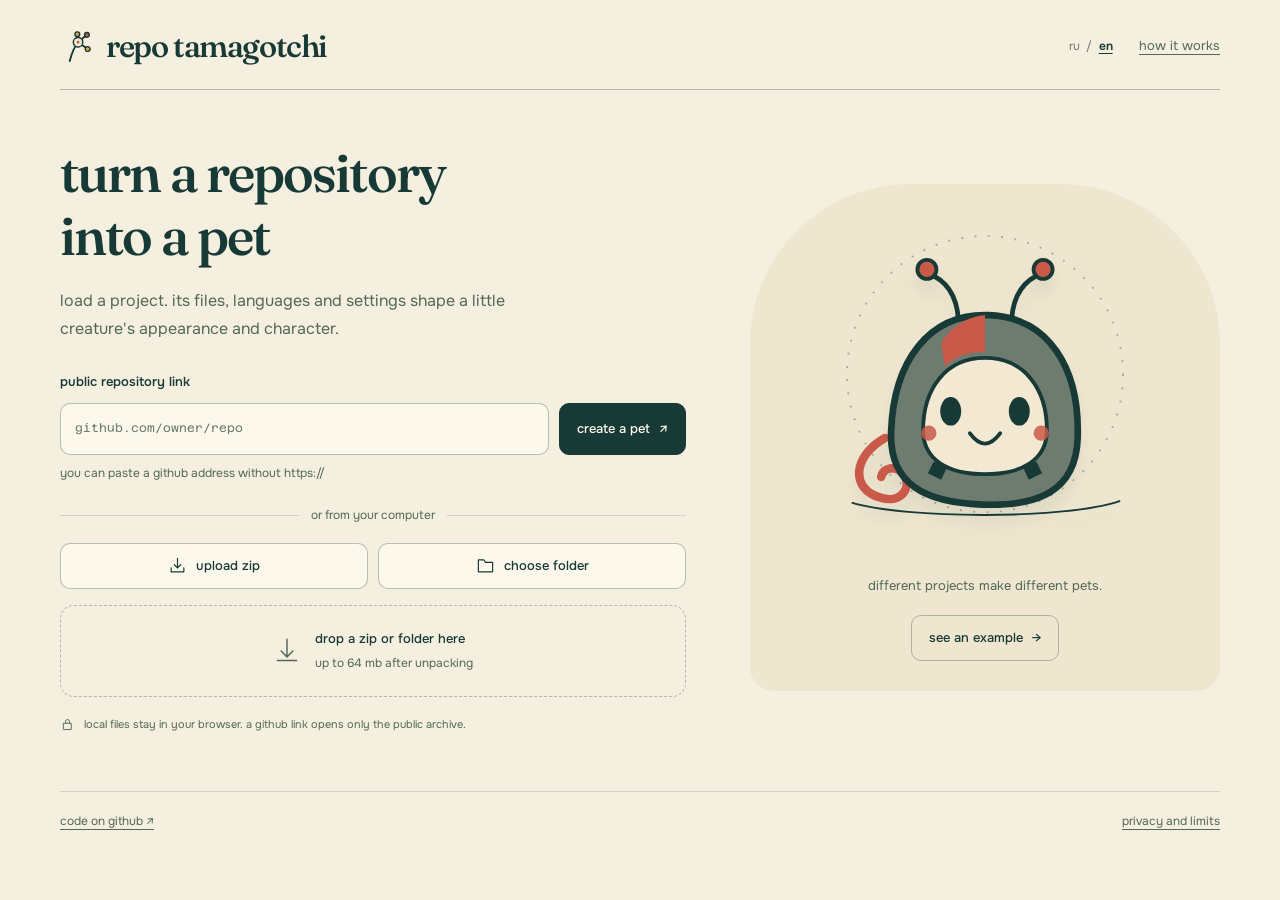
<file: index.html>
<!doctype html>
<html lang="en">
<head>
  <meta charset="utf-8">
  <meta name="viewport" content="width=device-width, initial-scale=1">
  <meta name="description" content="see your repository&#x27;s structure as a small pet with a character of its own." data-i18n-content="s1">
  <meta name="theme-color" content="#f5efdf">
  <meta property="og:title" content="repo tamagotchi: a pet from your project" data-i18n-content="s2">
  <meta property="og:description" content="load a repository and meet its pet. everything runs in your browser." data-i18n-content="s3">
  <meta property="og:image" content="https://chebaturkin.github.io/repo-tamagotchi/docs/screenshots/en/start.png">
  <meta property="og:locale" content="en_US">
  <meta property="og:type" content="website">
  <title data-i18n="s2">repo tamagotchi: a pet from your project</title>
  <link rel="stylesheet" href="styles.css">
  <script src="i18n.js"></script>
</head>
<body>
  <a class="skip-link" href="#main-content" data-i18n="s4">к содержимому</a>
  <main id="main-content" class="site-shell" tabindex="-1">
    <header class="masthead">
      <a class="brand" href="./" aria-label="repo tamagotchi, на главную" data-i18n-aria-label="s5">
        <svg class="brand__icon" viewBox="0 0 76 76" aria-hidden="true">
          <path d="M18 66C24 49 30 37 39 28M39 28V11M39 28 59 14M39 28 58 44" fill="none" stroke="#183A37" stroke-width="4" stroke-linecap="round" stroke-linejoin="round"/>
          <circle cx="39" cy="28" r="10" fill="#F3E8D2" stroke="#183A37" stroke-width="3"/>
          <circle cx="39" cy="28" r="3" fill="#C95A4A"/>
          <circle cx="39" cy="11" r="5" fill="#E4A84A" stroke="#183A37" stroke-width="3"/>
          <circle cx="59" cy="14" r="5" fill="#C95A4A" stroke="#183A37" stroke-width="3"/>
          <circle cx="58" cy="44" r="5" fill="#E4A84A" stroke="#183A37" stroke-width="3"/>
        </svg>
        <span class="brand__wordmark">repo tamagotchi</span>
      </a>
<div class="masthead__links"><div class="locale-switch" role="group" aria-label="language"><button type="button" data-locale="ru" lang="ru" aria-label="русский" aria-pressed="false">ru</button><span aria-hidden="true">/</span><button type="button" data-locale="en" lang="en" aria-label="english" aria-pressed="false">en</button></div>
      <a class="masthead__help" href="https://github.com/chebaturkin/repo-tamagotchi#how-character-is-calculated" data-i18n-href="link.character" data-i18n="s6">как это устроено</a></div>
    </header>

    <div id="intro-layout" class="intro-layout">
      <section id="source-panel" class="source-panel" aria-labelledby="source-title">
        <div class="source-panel__head">
          <div>
            <h1 id="source-title" tabindex="-1" data-i18n="s7">превратите репозиторий в питомца</h1>
            <p class="source-panel__intro" data-i18n="s8">загрузите проект. его файлы, языки и настройки определят внешность и характер маленького существа.</p>
          </div>
        </div>
        <form id="source-form" novalidate class="source-form" aria-busy="false">
          <label class="field-label" for="repo-url" data-i18n="s9">ссылка на публичный репозиторий</label>
          <div class="source-form__row">
            <input id="repo-url" name="repo-url" type="text" inputmode="url" placeholder="github.com/owner/repo" autocomplete="off" spellcheck="false" required aria-describedby="repo-help">
            <button class="button button--primary" type="submit"><span data-i18n="s10">создать питомца</span> <span aria-hidden="true">↗</span></button>
          </div>
          <p id="repo-help" class="field-help" data-i18n="s11">адрес github можно вставить без https://</p>
          <div class="source-form__divider"><span data-i18n="s12">или с компьютера</span></div>
          <div class="source-form__row source-form__local-row" role="group" aria-label="локальные источники" data-i18n-aria-label="s13">
            <button id="choose-zip" class="button button--outline" type="button"><svg viewBox="0 0 24 24" aria-hidden="true"><path d="M12 3v12m-4-4 4 4 4-4M4 15v5h16v-5"/></svg><span data-i18n="s14">загрузить zip</span></button>
            <button id="choose-folder" class="button button--outline" type="button"><svg viewBox="0 0 24 24" aria-hidden="true"><path d="M3 7V5h7l2 3h9v12H3V7Z"/></svg><span data-i18n="s15">выбрать папку</span></button>
          </div>
          <input id="folder-input" type="file" webkitdirectory directory multiple hidden>
          <input id="file-input" type="file" accept=".zip,application/zip" hidden>
          <button class="dropzone" id="dropzone" type="button" aria-controls="file-input">
            <svg class="dropzone__icon" viewBox="0 0 38 38" aria-hidden="true"><path d="M19 3v23M11 19l8 8 8-8M6 32h26" fill="none" stroke="currentColor" stroke-width="2" stroke-linecap="round" stroke-linejoin="round"/></svg>
            <span><strong data-i18n="s16">перетащите zip или папку сюда</strong><small data-i18n="s17">до 64 мб после распаковки</small></span>
          </button>
        </form>
        <p class="privacy-note"><svg viewBox="0 0 24 24" aria-hidden="true"><path d="M6 10h12v10H6Zm3 0V7a3 3 0 0 1 6 0v3"/></svg><span data-i18n="s18">локальные файлы остаются в браузере. ссылка на github открывает только публичный архив.</span></p>
        <section id="empty-state" class="empty-state" aria-label="пример питомца" data-i18n-aria-label="s19">
          <div id="preview-stage" class="preview-stage" aria-hidden="true"></div>
          <div class="preview-caption">
            <p data-i18n="s20">разные проекты дают разных питомцев.</p>
            <button id="try-example" class="button button--outline" type="button"><span data-i18n="s21">посмотреть пример</span> <span aria-hidden="true">→</span></button>
          </div>
        </section>
      </section>
    </div>

    <section id="error-state" class="error-state panel" hidden role="alert" aria-live="assertive" aria-labelledby="error-title">
      <div class="error-state__badge">!</div>
      <div>
        <h2 id="error-title" tabindex="-1" data-i18n="s22">не получилось прочитать источник</h2>
        <p id="error-message"></p>
        <div class="error-state__actions">
          <button id="error-zip" class="button button--primary" type="button" data-i18n="s23">загрузить другой zip</button>
          <button id="error-reset" class="button button--text" type="button" data-i18n="s24">начать сначала</button>
        </div>
      </div>
    </section>

    <section id="journal" hidden aria-labelledby="journal-title">
      <div class="journal-meta">
        <h2 tabindex="-1" data-i18n="s25">ваш питомец</h2>
        <p class="journal-meta__source" id="journal-source"></p>
        <p class="journal-meta__date" id="journal-date"></p>
      </div>

      <div class="journal-grid">
        <article class="pet-panel panel">
          <div class="pet-stage" id="pet-stage" aria-label="питомец по сигналам репозитория" data-i18n-aria-label="s26">
            <svg id="pet-svg" viewBox="0 0 420 360" role="img" aria-labelledby="pet-title pet-desc" xmlns="http://www.w3.org/2000/svg">
              <title id="pet-title" data-i18n="s27">питомец из структуры репозитория</title>
              <desc id="pet-desc" data-i18n="s28">векторная фигурка, которая меняется вместе с сигналами структуры</desc>
              <path class="pet-ground" d="M70 300c55 17 225 18 282-2" fill="none" stroke="currentColor" stroke-width="2"/>
              <g id="pet-aura" fill="none" stroke="currentColor" stroke-width="2" opacity=".25"><circle cx="210" cy="165" r="145" stroke-dasharray="2 12"/></g>
              <g id="pet-body">
                <path id="pet-tail" d="M105 232c-34 19-37 54-4 63 22 6 33-12 23-25-8-10-21-7-23 3" fill="none" stroke="currentColor" stroke-width="9" stroke-linecap="round"/>
                <path id="pet-shell" d="M112 229c0-74 35-126 98-126s98 52 98 126c0 55-38 73-98 73s-98-18-98-73Z" fill="#E4A84A" stroke="#183A37" stroke-width="7"/>
                <path id="pet-belly" d="M145 224c0-44 24-76 65-76s65 32 65 76c0 31-26 46-65 46s-65-15-65-46Z" fill="#F3E8D2" stroke="#183A37" stroke-width="4"/>
                <path id="pet-marking" d="M164 132c11-17 27-27 46-29v39c-16-1-30 4-42 15Z" fill="#C95A4A"/>
                <path id="pet-antenna" d="M182 107c-2-28-16-42-32-48M238 107c2-28 16-42 32-48" fill="none" stroke="#183A37" stroke-width="5" stroke-linecap="round"/>
                <circle id="pet-antenna-left" cx="149" cy="55" r="9" fill="#C95A4A" stroke="#183A37" stroke-width="4"/>
                <circle id="pet-antenna-right" cx="271" cy="55" r="9" fill="#C95A4A" stroke="#183A37" stroke-width="4"/>
                <g id="pet-eyes" fill="#183A37"><ellipse id="pet-eye-left" cx="174" cy="204" rx="10" ry="14"/><ellipse id="pet-eye-right" cx="246" cy="204" rx="10" ry="14"/></g>
                <path id="pet-mouth" d="M195 228q15 15 30 0" fill="none" stroke="#183A37" stroke-width="4" stroke-linecap="round"/>
                <g id="pet-cheeks" fill="#C95A4A" opacity=".85"><circle cx="151" cy="227" r="8"/><circle cx="269" cy="227" r="8"/></g>
                <g id="pet-badges" fill="#183A37"><path d="M156 257l15 4-7 15-14-7Z"/><path d="M264 257l-15 4 7 15 14-7Z"/></g>
              </g>
            </svg>
          </div>
          <div class="pet-caption"><strong id="pet-state" data-i18n="s29">готов к знакомству</strong><span id="pet-state-note" data-i18n="s30">сначала принесите репозиторий.</span></div>
        </article>

        <article class="metrics-panel panel">
          <div class="panel-head"><h2 id="journal-title" data-i18n="s31">сигналы характера</h2></div>
          <ul id="metrics" class="metrics-list" aria-label="сигналы характера питомца" data-i18n-aria-label="s32"></ul>
          <details class="formula-details"><summary data-i18n="s33">как считается характер</summary><p><span data-i18n="s34">характеристики зависят от файлов, языков, документации, тестов и настроек. одинаковый архив всегда даёт одинаковый результат. формула описана в</span> <a href="https://github.com/chebaturkin/repo-tamagotchi#how-character-is-calculated" data-i18n-href="link.character">readme</a>.</p><code>score = clamp(round(35 + 65 × Σ(weight × signal)), 0, 100)</code></details>
        </article>
      </div>

      <section class="actions-bar" role="group" aria-labelledby="actions-title">
        <h2 id="actions-title" class="sr-only" data-i18n="s35">действия с питомцем</h2>
        <button id="copy-share" class="button button--primary" type="button" data-i18n="s36">поделиться снимком</button>
        <button id="export-svg" class="button button--outline" type="button" data-i18n="s37">скачать svg</button>
        <button id="export-png" class="button button--outline" type="button" data-i18n="s38">скачать png</button>
        <button id="reanalyze" class="button button--text" type="button" data-i18n="s39">пересчитать</button>
        <button id="reset" class="button button--text" type="button"><span data-i18n="s40">другой проект</span> <span aria-hidden="true">↗</span></button>
      </section>
      <div class="evidence-grid">
        <article class="evidence-panel panel">
          <div class="evidence-panel__head"><h2 data-i18n="s41">внутри проекта</h2></div>
          <div class="evidence-stats" id="evidence-stats"></div>
          <div class="evidence-columns"><div><h3 data-i18n="s42">языки</h3><ul id="language-list" class="evidence-list"></ul></div><div><h3 data-i18n="s43">документы и правила</h3><ul id="marker-list" class="evidence-list"></ul></div></div>
          <p class="evidence-note" id="field-note" data-i18n="s44">характер описывает структуру файлов. по нему нельзя судить о качестве кода или возрасте проекта.</p>
        </article>
      </div>

    </section>
    <div id="source-status" class="status" role="status" aria-live="polite"></div>
    <footer class="site-footer"><a href="https://github.com/chebaturkin/repo-tamagotchi"><span data-i18n="s45">код на github</span> <span aria-hidden="true">↗</span></a><a href="https://github.com/chebaturkin/repo-tamagotchi#privacy-and-limits" data-i18n-href="link.privacy" data-i18n="s46">приватность и ограничения</a></footer>
  </main>
  <script type="module" src="src/app.js"></script>
</body>
</html>
</file>
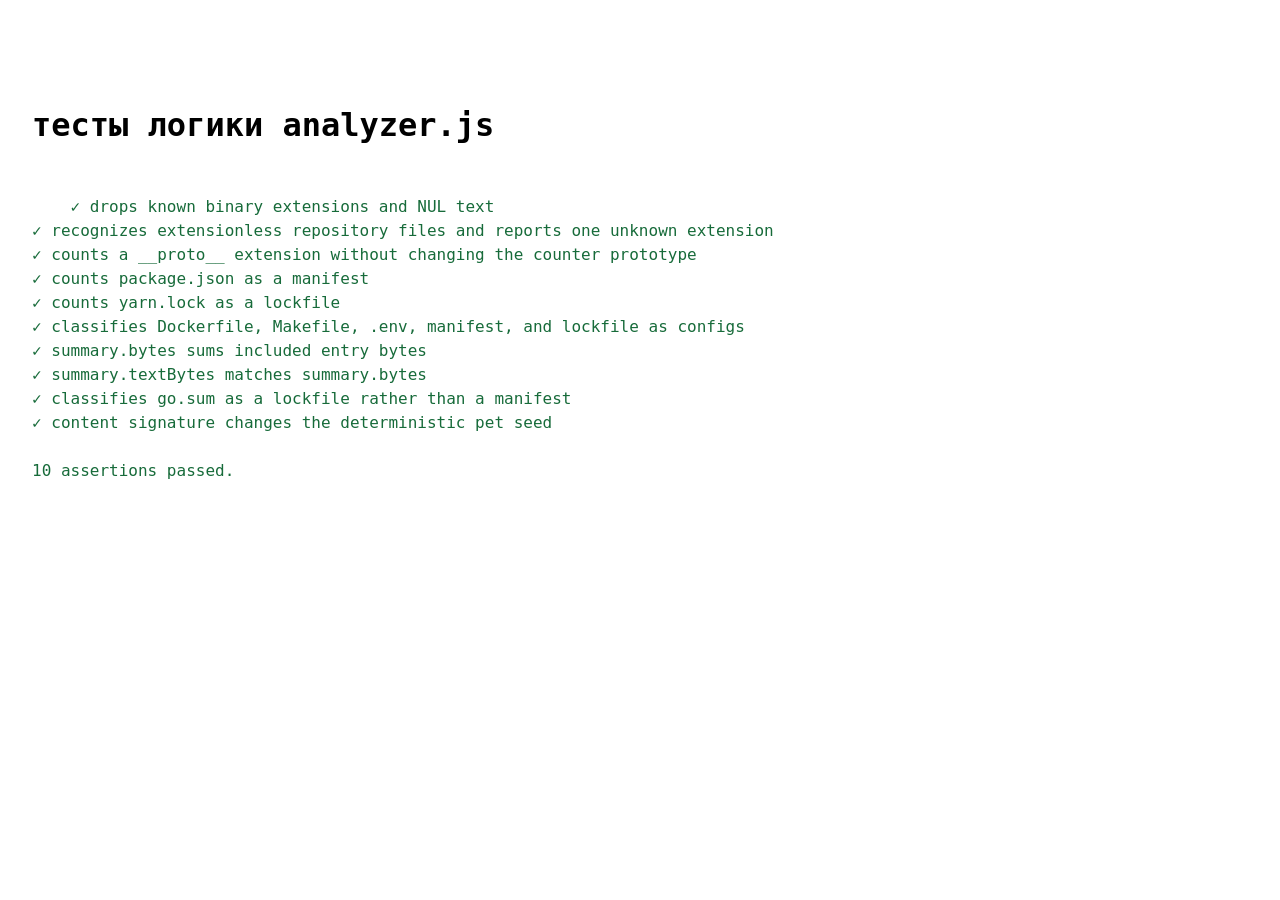
<file: src/analyzer.logic.test.html>
<!doctype html>
<html lang="ru">
  <head>
    <meta charset="utf-8">
    <title>тесты логики анализатора</title>
    <style>body { font: 16px/1.5 monospace; margin: 2rem; white-space: pre-wrap; } .ok { color: #176b3a; } .fail { color: #a63232; }</style>
  </head>
  <body>
    <h1>тесты логики analyzer.js</h1>
    <output id="output">running…</output>
    <script type="module">
      import '../i18n.js';
      I18n.setLocale('ru');
      import { analyzeEntries, normalizeEntries } from './analyzer.js';

      const output = document.querySelector('#output');
      const lines = [];
      const assert = (condition, message) => {
        if (!condition) throw new Error(message);
        lines.push(`✓ ${message}`);
      };
      const bytes = (text) => new TextEncoder().encode(text).byteLength;

      try {
        const fixture = [
          { path: 'repo/README', text: 'readme', bytes: bytes('readme') },
          { path: 'repo/LICENSE', text: 'MIT', bytes: bytes('MIT') },
          { path: 'repo/Dockerfile', text: 'FROM node:22', bytes: bytes('FROM node:22') },
          { path: 'repo/Makefile', text: 'test:', bytes: bytes('test:') },
          { path: 'repo/.env', text: 'MODE=test', bytes: bytes('MODE=test') },
          { path: 'repo/package.json', text: '{"name":"pet"}', bytes: bytes('{"name":"pet"}') },
          { path: 'repo/yarn.lock', text: '# lockfile', bytes: bytes('# lockfile') },
          { path: 'repo/src/index.js', text: 'export const pet = true;', bytes: bytes('export const pet = true;') },
          { path: 'repo/file.__proto__', text: 'edge case', bytes: bytes('edge case') },
          { path: 'repo/image.png', bytes: new Uint8Array([137, 80, 78, 71]) },
          { path: 'repo/payload.data', text: 'text\u0000with binary marker', bytes: bytes('text\u0000with binary marker') },
        ];

        const normalized = normalizeEntries(fixture);
        assert(normalized.every((entry) => !entry.path.endsWith('image.png') && !entry.path.endsWith('payload.data')), 'drops known binary extensions and NUL text');

        const report = analyzeEntries(fixture);
        assert(report.summary.unknownExtensions === 1, 'recognizes extensionless repository files and reports one unknown extension');
        assert(report.summary.extensionKinds === 5 && report.extensionCounts.__proto__ === 1, 'counts a __proto__ extension without changing the counter prototype');
        assert(report.summary.manifests === 1, 'counts package.json as a manifest');
        assert(report.summary.lockfiles === 1, 'counts yarn.lock as a lockfile');
        assert(report.summary.configs >= 4, 'classifies Dockerfile, Makefile, .env, manifest, and lockfile as configs');

        const includedTextBytes = ['readme', 'MIT', 'FROM node:22', 'test:', 'MODE=test', '{"name":"pet"}', '# lockfile', 'export const pet = true;', 'edge case']
          .reduce((total, text) => total + bytes(text), 0);
        assert(report.summary.bytes === includedTextBytes, 'summary.bytes sums included entry bytes');
        assert(report.summary.textBytes === includedTextBytes, 'summary.textBytes matches summary.bytes');

        const goReport = analyzeEntries([{ path: 'repo/go.sum', text: 'example.com/mod v1.0.0 h1:abc', bytes: bytes('example.com/mod v1.0.0 h1:abc') }]);
        assert(goReport.summary.manifests === 0 && goReport.summary.lockfiles === 1, 'classifies go.sum as a lockfile rather than a manifest');

        const original = [{ path: 'repo/src/index.js', text: 'aaaa', bytes: 4 }];
        const changed = [{ path: 'repo/src/index.js', text: 'bbbb', bytes: 4 }];
        assert(analyzeEntries(original).pet.seed !== analyzeEntries(changed).pet.seed, 'content signature changes the deterministic pet seed');

        output.className = 'ok';
        output.textContent = lines.join('\n') + `\n\n${lines.length} assertions passed.`;
      } catch (error) {
        output.className = 'fail';
        output.textContent = `✗ ${error.message}\n\n${lines.join('\n')}`;
        throw error;
      }
    </script>
  </body>
</html>
</file>
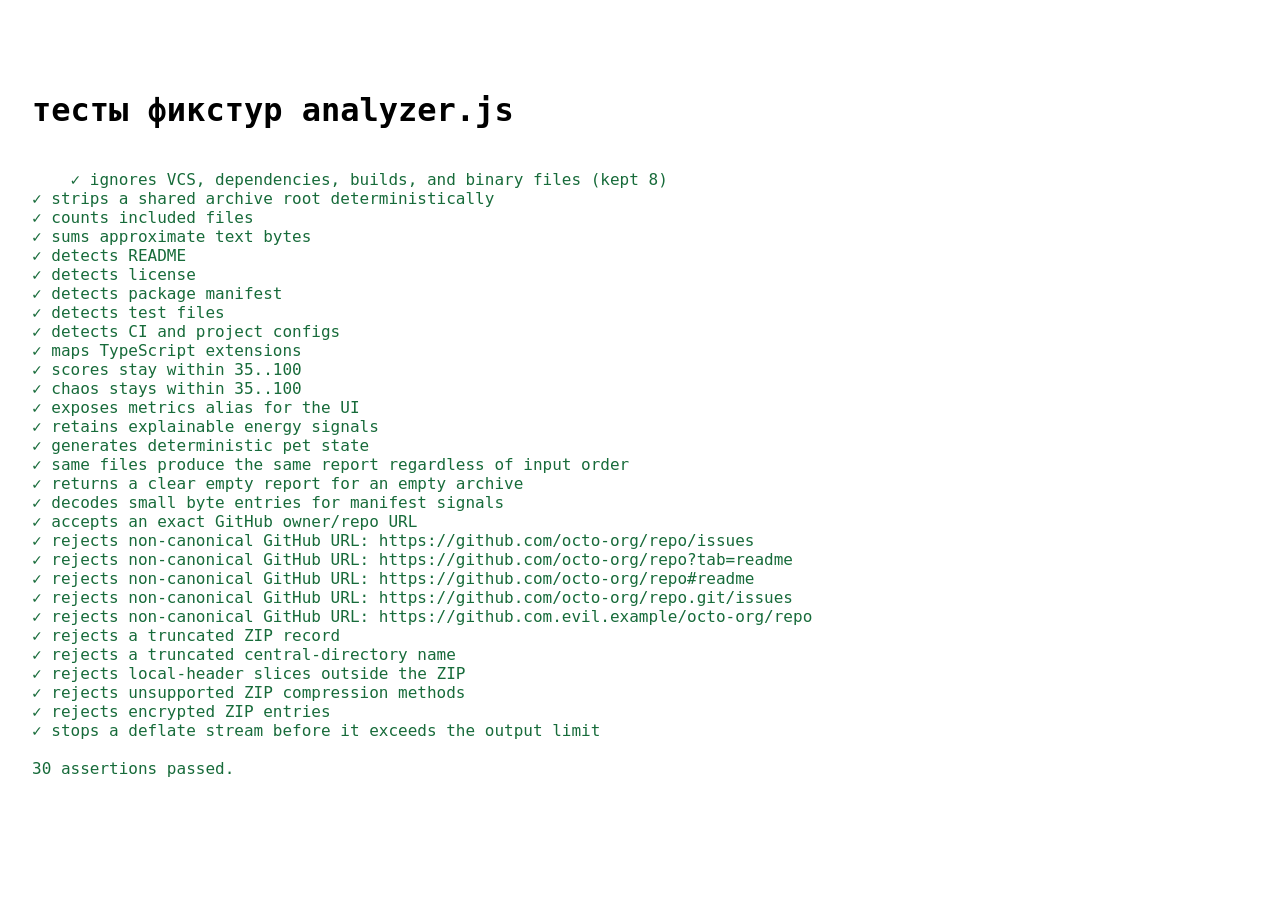
<file: src/analyzer.test.html>
<!doctype html>
<html lang="en">
  <head>
    <meta charset="utf-8">
    <title>тесты фикстур анализатора</title>
    <style>body { font: 16px monospace; margin: 2rem; white-space: pre-wrap; } .ok { color: #176b3a; } .fail { color: #a63232; }</style>
  </head>
  <body>
    <h1>тесты фикстур analyzer.js</h1>
    <output id="output">running…</output>
    <script type="module">
      import '../i18n.js';
      I18n.setLocale('ru');
      import { analyzeEntries, normalizeEntries } from './analyzer.js';
      import { SourceError, inflateRaw, parseGitHubUrl, parseZipBytes } from './sources.js';

      const output = document.querySelector('#output');
      const lines = [];
      const assert = (condition, message) => {
        if (!condition) throw new Error(message);
        lines.push(`✓ ${message}`);
      };

      const fixture = [
        { path: 'repo/README.md', bytes: 1200, text: '# Field notes\n' },
        { path: 'repo/LICENSE', bytes: 1100, text: 'MIT License\n' },
        { path: 'repo/package.json', bytes: 800, text: '{"scripts":{"test":"vitest"}}' },
        { path: 'repo/src/index.ts', bytes: 4200, text: 'export const pet = true;\n' },
        { path: 'repo/src/format.ts', bytes: 2900, text: 'export const format = () => "ok";\n' },
        { path: 'repo/tests/index.test.ts', bytes: 1700, text: 'test("pet", () => {});\n' },
        { path: 'repo/.github/workflows/check.yml', bytes: 600, text: 'name: check\n' },
        { path: 'repo/tsconfig.json', bytes: 400, text: '{}\n' },
        { path: 'repo/node_modules/ignored.js', bytes: 999999, text: 'ignored' },
        { path: 'repo/dist/bundle.js', bytes: 999999, text: 'ignored' },
        { path: 'repo/.git/config', bytes: 999999, text: 'ignored' },
        { path: 'repo/icon.png', bytes: 999999, text: 'ignored' },
        { path: 'repo/image.data', bytes: new Uint8Array([0, 255, 1, 2]) },
      ];

      const zipFixture = ({ name = 'file.txt', text = 'ok', method = 0, flags = 0 } = {}) => {
        const encoder = new TextEncoder();
        const nameBytes = encoder.encode(name);
        const content = encoder.encode(text);
        const localLength = 30 + nameBytes.length + content.length;
        const centralOffset = localLength;
        const centralLength = 46 + nameBytes.length;
        const bytes = new Uint8Array(localLength + centralLength + 22);
        const view = new DataView(bytes.buffer);
        view.setUint32(0, 0x04034b50, true);
        view.setUint16(4, 20, true);
        view.setUint16(6, flags, true);
        view.setUint16(8, method, true);
        view.setUint32(18, content.length, true);
        view.setUint32(22, content.length, true);
        view.setUint16(26, nameBytes.length, true);
        bytes.set(nameBytes, 30);
        bytes.set(content, 30 + nameBytes.length);
        view.setUint32(centralOffset, 0x02014b50, true);
        view.setUint16(centralOffset + 4, 20, true);
        view.setUint16(centralOffset + 6, 20, true);
        view.setUint16(centralOffset + 8, flags, true);
        view.setUint16(centralOffset + 10, method, true);
        view.setUint32(centralOffset + 20, content.length, true);
        view.setUint32(centralOffset + 24, content.length, true);
        view.setUint16(centralOffset + 28, nameBytes.length, true);
        view.setUint32(centralOffset + 42, 0, true);
        bytes.set(nameBytes, centralOffset + 46);
        const eocd = centralOffset + centralLength;
        view.setUint32(eocd, 0x06054b50, true);
        view.setUint16(eocd + 8, 1, true);
        view.setUint16(eocd + 10, 1, true);
        view.setUint32(eocd + 12, centralLength, true);
        view.setUint32(eocd + 16, centralOffset, true);
        return { bytes, centralOffset, eocd };
      };
      const assertRejects = async (promise, code, message) => {
        let error;
        try { await promise; } catch (caught) { error = caught; }
        assert(error instanceof SourceError && error.code === code, message);
      };

      (async () => {
      try {
        const normalized = normalizeEntries(fixture);
        assert(normalized.length === 8, `ignores VCS, dependencies, builds, and binary files (kept ${normalized.length})`);
        assert(normalized.every((entry) => !entry.path.startsWith('repo/')) && normalized.some((entry) => entry.path === 'LICENSE'), 'strips a shared archive root deterministically');
        const report = analyzeEntries(fixture);
        assert(report.summary.files === 8, 'counts included files');
        assert(report.summary.bytes === 12900, 'sums approximate text bytes');
        assert(report.summary.readme === true, 'detects README');
        assert(report.summary.license === true, 'detects license');
        assert(report.summary.manifests === 1, 'detects package manifest');
        assert(report.summary.tests === 1, 'detects test files');
        assert(report.summary.configs >= 2, 'detects CI and project configs');
        assert(report.languages.TypeScript === 3, 'maps TypeScript extensions');
        assert(report.scores.energy >= 35 && report.scores.energy <= 100, 'scores stay within 35..100');
        assert(report.scores.chaos >= 35 && report.scores.chaos <= 100, 'chaos stays within 35..100');
        assert(report.metrics === report.scores, 'exposes metrics alias for the UI');
        assert(report.signals.energy.length > 0, 'retains explainable energy signals');
        assert(report.pet && typeof report.pet.seed === 'string', 'generates deterministic pet state');

        const first = JSON.stringify(analyzeEntries(fixture));
        const second = JSON.stringify(analyzeEntries(fixture.slice().reverse()));
        assert(first === second, 'same files produce the same report regardless of input order');
        const empty = analyzeEntries([]);
        assert(empty.empty === true && empty.summary.files === 0, 'returns a clear empty report for an empty archive');
        const byteOnly = analyzeEntries([{ path: 'repo/package.json', bytes: new TextEncoder().encode('{"scripts":{"lint":"x","test":"x"}}') }]);
        assert(byteOnly.summary.scripts === 2, 'decodes small byte entries for manifest signals');

        assert(parseGitHubUrl('https://github.com/octo-org/repo.git/').repo === 'repo', 'accepts an exact GitHub owner/repo URL');
        for (const value of [
          'https://github.com/octo-org/repo/issues',
          'https://github.com/octo-org/repo?tab=readme',
          'https://github.com/octo-org/repo#readme',
          'https://github.com/octo-org/repo.git/issues',
          'https://github.com.evil.example/octo-org/repo',
        ]) {
          let rejected = false;
          try { parseGitHubUrl(value); } catch (error) { rejected = error instanceof SourceError && error.code === 'invalid-url'; }
          assert(rejected, `rejects non-canonical GitHub URL: ${value}`);
        }

        await assertRejects(parseZipBytes(new Uint8Array([0x50, 0x4b, 0x05])), 'corrupt', 'rejects a truncated ZIP record');
        const truncatedName = zipFixture({ text: '' });
        new DataView(truncatedName.bytes.buffer).setUint16(truncatedName.centralOffset + 28, 200, true);
        await assertRejects(parseZipBytes(truncatedName.bytes), 'corrupt', 'rejects a truncated central-directory name');
        const outOfRangeLocal = zipFixture({ text: '' });
        const outOfRangeLocalView = new DataView(outOfRangeLocal.bytes.buffer);
        outOfRangeLocalView.setUint16(26, 0xffff, true);
        await assertRejects(parseZipBytes(outOfRangeLocal.bytes), 'corrupt', 'rejects local-header slices outside the ZIP');
        await assertRejects(parseZipBytes(zipFixture({ method: 99 }).bytes), 'unsupported', 'rejects unsupported ZIP compression methods');
        await assertRejects(parseZipBytes(zipFixture({ flags: 1, text: '' }).bytes), 'unsupported', 'rejects encrypted ZIP entries');
        const compressedSample = new Uint8Array([0x33, 0x34, 0x32, 0x36, 0x31, 0x35, 0x33, 0xb7, 0xb0, 0x34, 0x30, 0x04, 0x00]);
        await assertRejects(inflateRaw(compressedSample, 10), 'limit', 'stops a deflate stream before it exceeds the output limit');

        output.className = 'ok';
        output.textContent = lines.join('\n') + `\n\n${lines.length} assertions passed.`;
      } catch (error) {
        output.className = 'fail';
        output.textContent = `✗ ${error.message}\n\n${lines.join('\n')}`;
        throw error;
      }
      })();
    </script>
  </body>
</html>
</file>
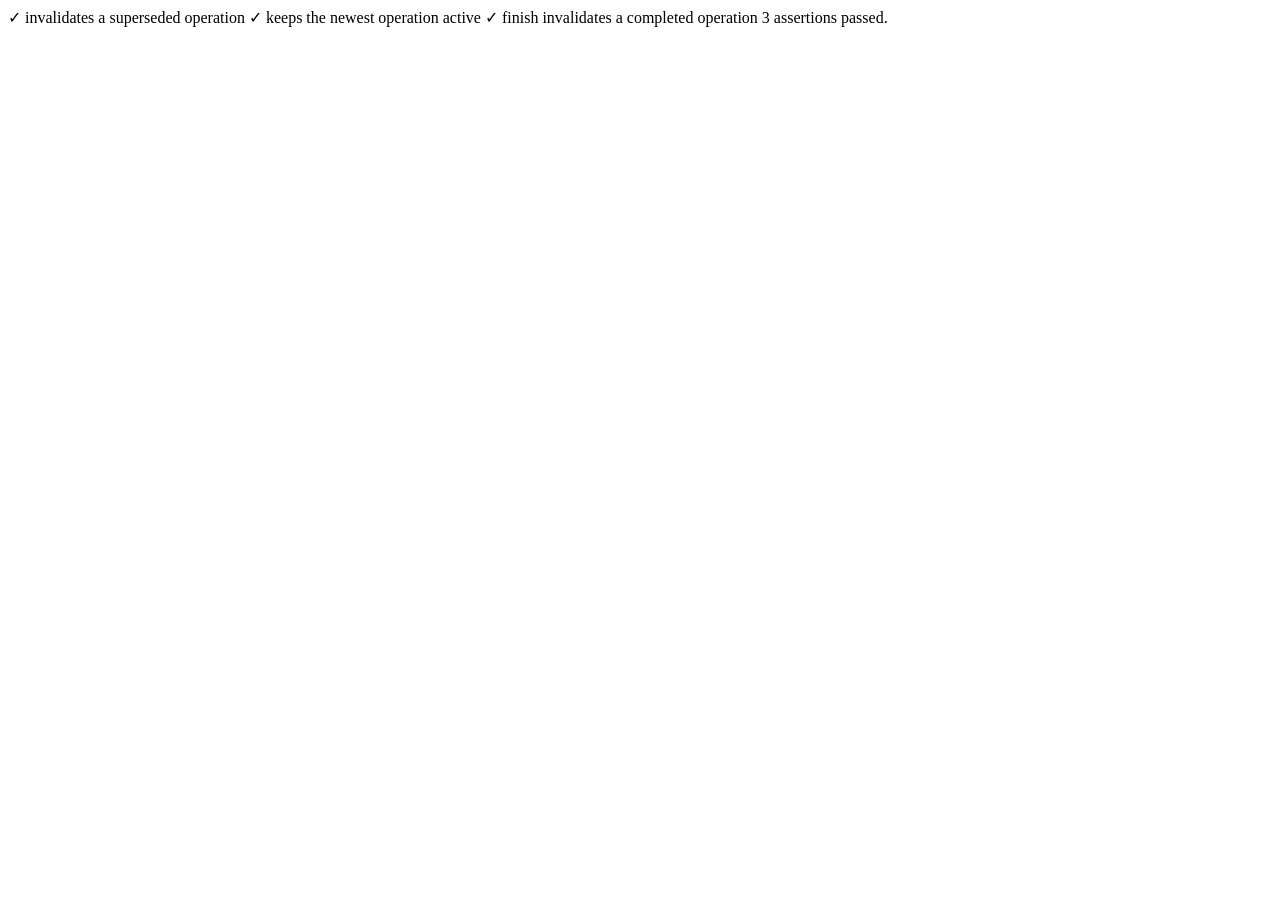
<file: src/operation.test.html>
<!doctype html><html lang="ru"><head><meta charset="utf-8"><title>тесты очереди операций</title></head>
<body><output id="output">running…</output><script type="module">
import { createOperationGate } from './operation.js';
const gate = createOperationGate(); const lines = []; const assert = (condition, message) => { if (!condition) throw new Error(message); lines.push(`✓ ${message}`); };
try { const first = gate.start(); const second = gate.start(); assert(!gate.isCurrent(first), 'invalidates a superseded operation'); assert(gate.isCurrent(second), 'keeps the newest operation active'); gate.finish(second); assert(!gate.isCurrent(second), 'finish invalidates a completed operation'); document.querySelector('#output').textContent = `${lines.join('\n')}\n\n${lines.length} assertions passed.`; }
catch (error) { document.querySelector('#output').textContent = `✗ ${error.message}`; throw error; }
</script></body></html>
</file>
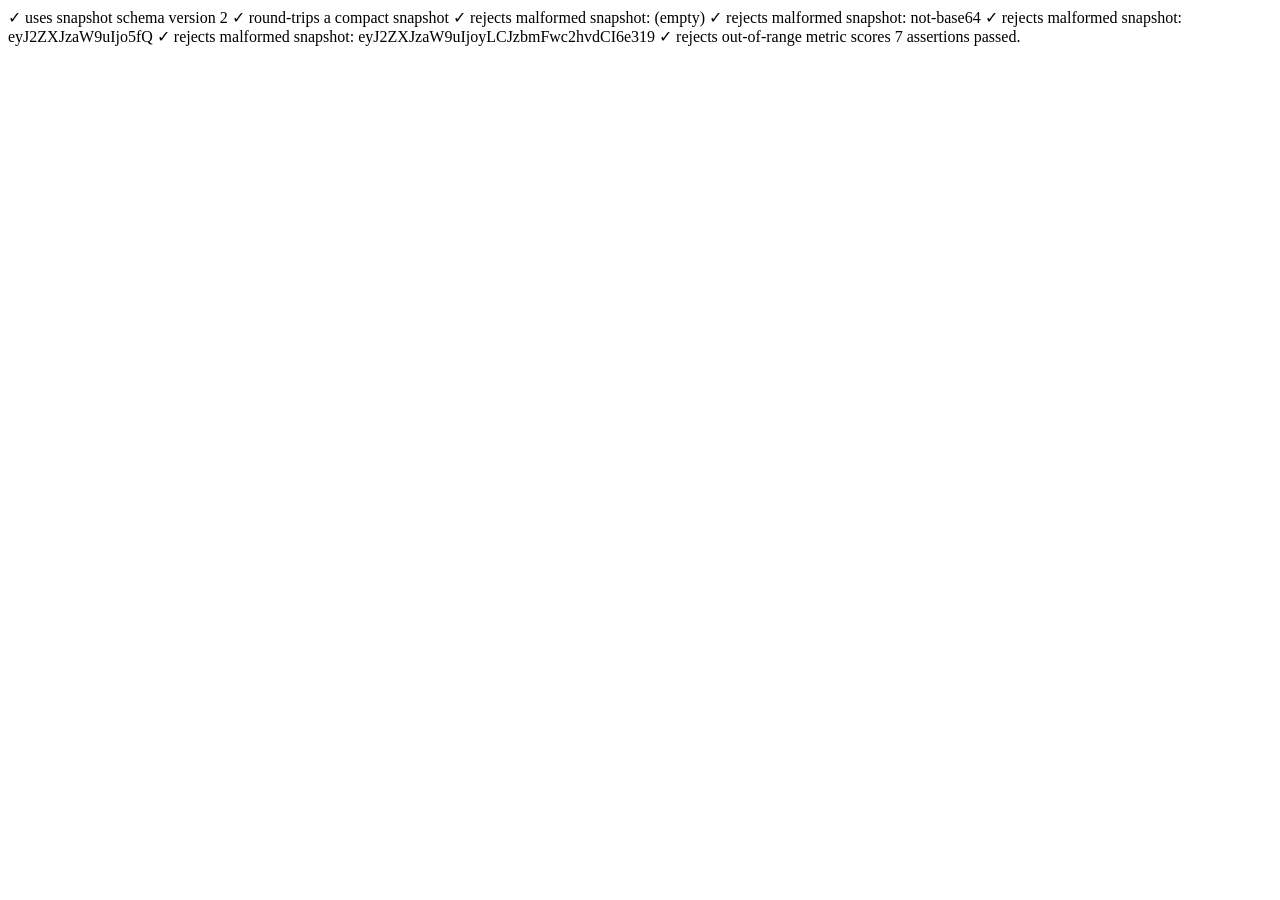
<file: src/share.test.html>
<!doctype html>
<html lang="ru"><head><meta charset="utf-8"><title>тесты share-снимка</title></head>
<body><output id="output">running…</output>
<script type="module">
import '../i18n.js';
I18n.setLocale('ru');
import { SNAPSHOT_VERSION, encodeSnapshot, decodeSnapshot } from './share.js';
const out = document.querySelector('#output');
const lines = [];
const assert = (condition, message) => { if (!condition) throw new Error(message); lines.push(`✓ ${message}`); };
const base = {
  sourceLabel: 'owner/repo', analyzedAt: '8 октября 2026 г.', fileCount: 8, textBytes: 1280,
  extensionCount: 4, maxDepth: 3, languages: [{ name: 'TypeScript', count: 3 }],
  markers: { readme: true, license: false, manifests: true, tests: true, configs: true, ci: false },
  metrics: [{ key: 'energy', label: 'энергия', score: 72, note: 'файлов: 8', evidence: [] }],
  pet: { seed: 'abcd1234', mood: 'steady', accent: '#E4A84A', marking: '#C95A4A', energy: 72, curiosity: 68, chaos: 48, state: 'собран', stateNote: 'сейчас он собран.' },
  fieldNote: 'структура архива.'
};
try {
  const encoded = encodeSnapshot(base);
  const decoded = decodeSnapshot(encoded);
  assert(SNAPSHOT_VERSION === 2, 'uses snapshot schema version 2');
  assert(decoded.sourceLabel === base.sourceLabel && decoded.metrics[0].score === 72, 'round-trips a compact snapshot');
  for (const value of ['', 'not-base64', 'eyJ2ZXJzaW9uIjo5fQ', 'eyJ2ZXJzaW9uIjoyLCJzbmFwc2hvdCI6e319']) {
    let rejected = false; try { decodeSnapshot(value); } catch { rejected = true; }
    assert(rejected, `rejects malformed snapshot: ${value || '(empty)'}`);
  }
  const tampered = JSON.parse(atob(encoded.replaceAll('-', '+').replaceAll('_', '/') + '==='.slice((encoded.length + 3) % 4)));
  tampered.snapshot.metrics[0].score = 999;
  const bytes = new TextEncoder().encode(JSON.stringify(tampered));
  let binary = ''; bytes.forEach((byte) => { binary += String.fromCharCode(byte); });
  let rejected = false; try { decodeSnapshot(btoa(binary).replaceAll('+', '-').replaceAll('/', '_').replaceAll('=', '')); } catch { rejected = true; }
  assert(rejected, 'rejects out-of-range metric scores');
  out.textContent = `${lines.join('\n')}\n\n${lines.length} assertions passed.`;
} catch (error) { out.textContent = `✗ ${error.message}\n\n${lines.join('\n')}`; throw error; }
</script></body></html>
</file>
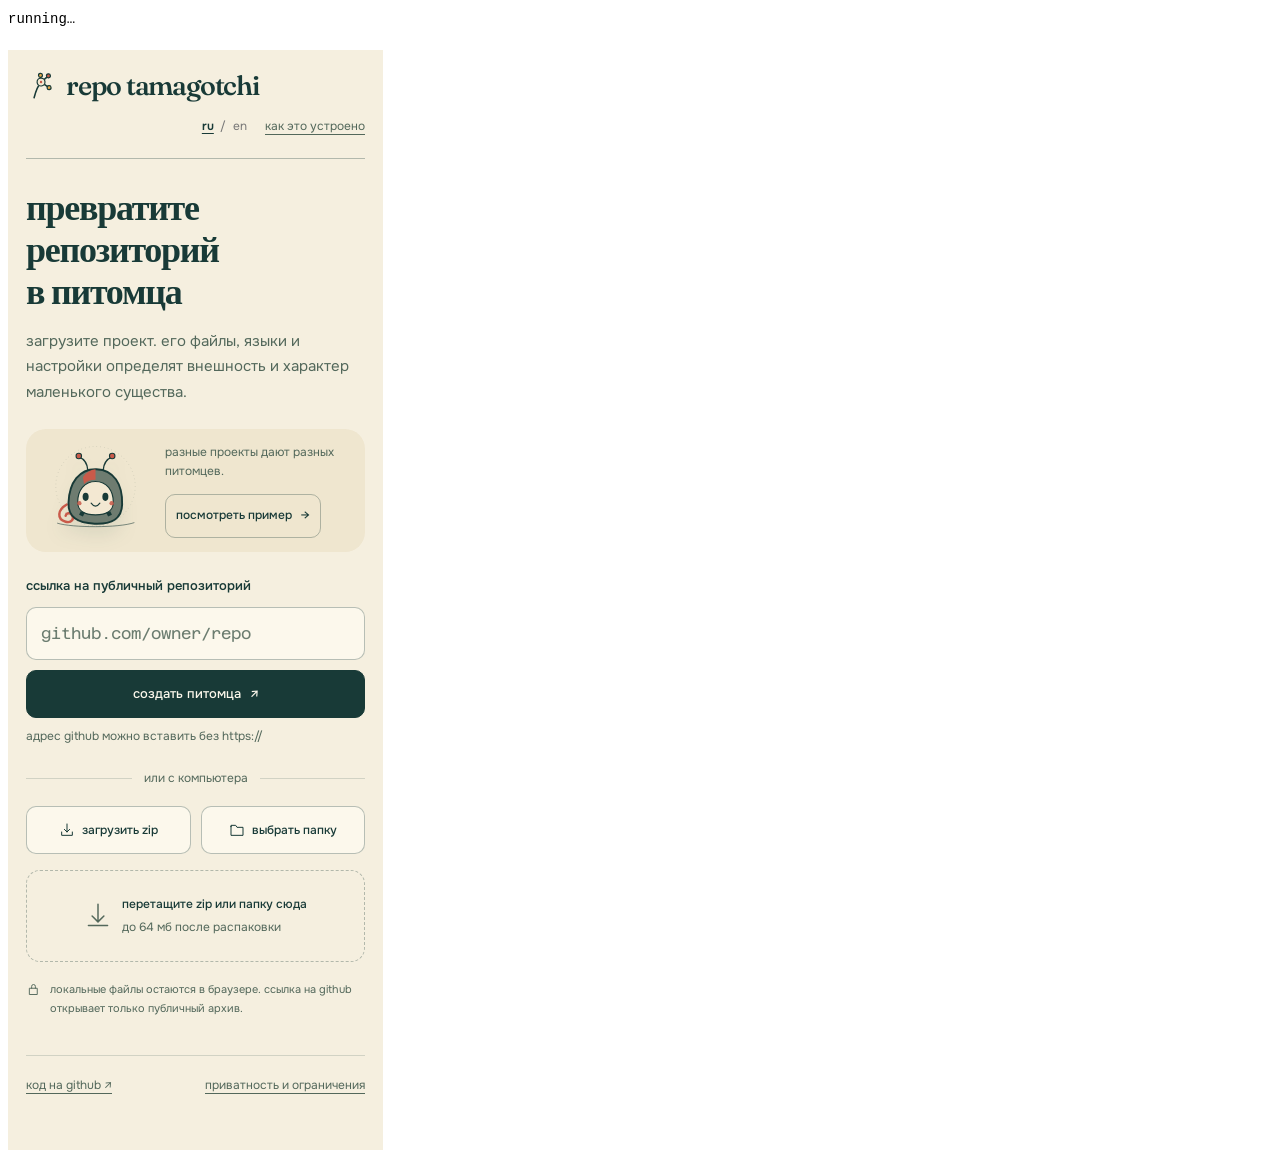
<file: src/ui.test.html>
<!doctype html>
<html lang="ru">
<head><meta charset="utf-8"><title>проверка интерфейса</title>
<style>body { font: 14px/1.6 monospace; } output { white-space: pre-wrap; } iframe { display: block; height: 1100px; border: 0; margin-top: 20px; }</style></head>
<body><output id="output">running…</output><iframe title="проверяемое приложение"></iframe>
<script type="module">
const output = document.querySelector('output');
const frame = document.querySelector('iframe');
const lines = [];
let loads = 0;
const assert = (condition, message) => { if (!condition) throw new Error(message); lines.push(`✓ ${message}`); };
const waitFor = async (condition) => {
  for (let i = 0; i < 100; i++) { if (condition()) return; await new Promise(resolve => setTimeout(resolve, 30)); }
  throw new Error('timed out waiting for the interface');
};
const load = async (width, hash = '') => {
  frame.style.width = `${width}px`;
  await new Promise(resolve => { frame.onload = resolve; frame.src = `../index.html?lang=ru&ui-test=${++loads}${hash}`; });
  await frame.contentDocument.fonts.ready;
  return frame.contentDocument;
};
try {
  for (const width of [1440, 900, 768, 700, 390, 375, 320]) {
    const doc = await load(width);
    const buttons = doc.querySelector('.source-form__local-row').getBoundingClientRect();
    const drop = doc.querySelector('#dropzone').getBoundingClientRect();
    assert(drop.top - buttons.bottom >= 12, `${width}px: local buttons have space before the drop area`);
    assert(doc.documentElement.scrollWidth <= width, `${width}px: no horizontal overflow`);
    const input = doc.querySelector('#repo-url').getBoundingClientRect();
    const submit = doc.querySelector('button[type="submit"]').getBoundingClientRect();
    assert(input.right <= submit.left || input.bottom <= submit.top, `${width}px: submit never overlaps the URL field`);
  }
  const doc = await load(1200);
  doc.querySelector('#try-example').click();
  await waitFor(() => !doc.querySelector('#journal').hidden);
  assert(doc.querySelectorAll('.metric').length === 5, 'example produces five real metrics');
  assert(doc.activeElement === doc.querySelector('.journal-meta h2'), 'result receives keyboard focus');
  const hash = frame.contentWindow.location.hash;
  assert(hash.startsWith('#share='), 'example creates a shareable snapshot');
  doc.querySelector('#copy-share').scrollIntoView({ block: 'center' });
  doc.querySelector('#copy-share').click();
  await waitFor(() => /скопирован|скопируйте/.test(doc.querySelector('#source-status').textContent));
  assert(doc.querySelector('#source-status').getBoundingClientRect().height > 0, 'copy feedback remains visible with the form hidden');
  const feedback = doc.querySelector('#source-status').getBoundingClientRect();
  assert(feedback.top >= 0 && feedback.bottom <= frame.contentWindow.innerHeight, 'copy feedback appears beside the action within the viewport');
  const restored = await load(375, hash);
  await waitFor(() => !restored.querySelector('#journal').hidden);
  assert(restored.querySelector('#reanalyze').disabled, 'restored snapshot disables analysis without source files');
  restored.querySelector('#reset').click();
  assert(!restored.querySelector('#source-panel').hidden, 'reset restores source selection');
  assert(restored.activeElement === restored.querySelector('#source-title'), 'reset restores keyboard focus');
  // A valid, stored, one-file zip exercises the actual drop path.
  const filename = new TextEncoder().encode('README.md');
  const content = new TextEncoder().encode('# small project');
  let crc = 0xffffffff;
  for (const byte of content) {
    crc ^= byte;
    for (let bit = 0; bit < 8; bit++) crc = (crc >>> 1) ^ ((crc & 1) ? 0xedb88320 : 0);
  }
  crc = (crc ^ 0xffffffff) >>> 0;
  const archive = new Uint8Array(30 + filename.length + content.length + 46 + filename.length + 22);
  const view = new DataView(archive.buffer);
  view.setUint32(0, 0x04034b50, true); view.setUint16(4, 20, true);
  view.setUint32(14, crc, true);
  view.setUint32(18, content.length, true); view.setUint32(22, content.length, true); view.setUint16(26, filename.length, true);
  archive.set(filename, 30); archive.set(content, 30 + filename.length);
  const central = 30 + filename.length + content.length;
  view.setUint32(central, 0x02014b50, true); view.setUint16(central + 6, 20, true);
  view.setUint32(central + 16, crc, true);
  view.setUint32(central + 20, content.length, true); view.setUint32(central + 24, content.length, true);
  view.setUint16(central + 28, filename.length, true); archive.set(filename, central + 46);
  const end = central + 46 + filename.length;
  view.setUint32(end, 0x06054b50, true); view.setUint16(end + 8, 1, true); view.setUint16(end + 10, 1, true);
  view.setUint32(end + 12, 46 + filename.length, true); view.setUint32(end + 16, central, true);
  const win = frame.contentWindow;
  const transfer = new win.DataTransfer();
  transfer.items.add(new win.File([archive], 'small-project.zip', { type: 'application/zip' }));
  restored.querySelector('#dropzone').dispatchEvent(new win.DragEvent('drop', { bubbles: true, cancelable: true, dataTransfer: transfer }));
  await waitFor(() => !restored.querySelector('#journal').hidden || !restored.querySelector('#error-state').hidden);
  assert(!restored.querySelector('#journal').hidden, 'dropping a zip analyzes its contents');
  assert(restored.querySelector('#journal-source').textContent === 'small-project.zip', 'dropped zip preserves its source name');
  output.textContent = `${lines.join('\n')}\n\n${lines.length} assertions passed.`;
} catch (error) { output.textContent = `✗ ${error.message}\n\n${lines.join('\n')}`; throw error; }
</script></body></html>
</file>
<file: styles.css>
@font-face { font-family: "Literata"; src: url("assets/fonts/literata-variable.woff2") format("woff2"); font-style: normal; font-weight: 200 900; font-display: swap; }
@font-face { font-family: "Fraunces"; src: url("assets/fonts/fraunces-variable.woff2") format("woff2"); font-style: normal; font-weight: 100 900; font-display: swap; }
@font-face { font-family: "Onest"; src: url("assets/fonts/onest-variable.woff2") format("woff2"); font-style: normal; font-weight: 100 900; font-display: swap; }
@font-face { font-family: "Azeret Mono"; src: url("assets/fonts/azeret-mono-variable.woff2") format("woff2"); font-style: normal; font-weight: 100 900; font-display: swap; }
:root {
  --ink: #183a37;
  --paper: #f5efdf;
  --marigold: #e4a84a;
  --coral: #c95a4a;
  --secondary: #53685b;
  --line: rgba(24, 58, 55, .16);
  --line-strong: rgba(24, 58, 55, .3);
  --panel: #fcf8ec;
  --panel-deep: #efe6cf;
  --radius-lg: 24px;
  --radius-md: 14px;
  --radius-sm: 10px;
  --serif: "Fraunces", "Literata", Georgia, serif;
  --body: "Onest", "Trebuchet MS", sans-serif;
  --mono: "Azeret Mono", "SFMono-Regular", Consolas, monospace;
}
* { box-sizing: border-box; }
[hidden] { display: none !important; }
html { background: var(--paper); color: var(--ink); }
body { margin: 0; min-width: 320px; color: var(--ink); font: 15px/1.6 var(--body); }
button, input { font: inherit; }
button, a, input { touch-action: manipulation; }
button { cursor: pointer; }
button:disabled { cursor: default; opacity: .5; }
[aria-disabled="true"] { cursor: default; opacity: .5; pointer-events: none; }
a { color: inherit; text-underline-offset: 4px; }
:focus-visible { outline: 3px solid var(--coral); outline-offset: 4px; }
[tabindex="-1"]:focus { outline: none; }
.skip-link { position: fixed; z-index: 20; top: 12px; left: 12px; padding: 8px 12px; background: var(--ink); color: var(--paper); border-radius: 8px; transform: translateY(-180%); }
.skip-link:focus { transform: translateY(0); }
.sr-only { position: absolute; width: 1px; height: 1px; padding: 0; margin: -1px; overflow: hidden; clip: rect(0, 0, 0, 0); white-space: nowrap; border: 0; }
.site-shell { width: min(1160px, calc(100% - 64px)); margin: 0 auto; padding: 28px 0; }
.masthead { display: flex; flex-wrap: wrap; align-items: center; justify-content: space-between; gap: 12px 24px; padding-bottom: 24px; border-bottom: 1px solid var(--line-strong); }
.brand { display: inline-flex; align-items: center; gap: 10px; text-decoration: none; min-width: 0; }
.brand__icon { width: 36px; height: 36px; flex: 0 0 auto; transform: rotate(-5deg); transition: transform .2s ease; }
.brand:hover .brand__icon { transform: rotate(3deg); }
.brand__wordmark { font-family: var(--serif); font-size: 31px; font-weight: 550; line-height: 1.2; letter-spacing: -.045em; white-space: nowrap; }
.masthead__help { padding: 8px 0; color: var(--secondary); font-size: 13px; }
h1, h2, h3, p { margin-top: 0; }
h1, h2, h3 { font-family: var(--serif); font-weight: 550; font-optical-sizing: auto; letter-spacing: -.035em; }
h1 { max-width: 580px; margin-bottom: 20px; font-size: clamp(36px, 4.4vw, 54px); line-height: 1.16; text-wrap: balance; }
h2 { margin-bottom: 12px; font-size: 29px; line-height: 1.25; }
h3 { margin-bottom: 12px; font-family: var(--body); font-size: 15px; font-weight: 550; letter-spacing: 0; }
.panel { border: 1px solid var(--line); border-radius: var(--radius-lg); background: var(--panel); }
.intro-layout { margin: 52px 0 58px; }
.source-panel { display: grid; grid-template-columns: minmax(0, 1.2fr) minmax(0, .9fr); column-gap: 64px; min-width: 0; }
.source-panel__head, .source-form, .privacy-note { grid-column: 1; }
.source-panel:has(#empty-state[hidden]) { grid-template-columns: minmax(0, 1fr); max-width: 720px; }
.source-panel__intro { max-width: 480px; margin-bottom: 0; color: var(--secondary); font-size: 16px; line-height: 1.7; }
.source-form { margin-top: 30px; }
.field-label { display: block; margin-bottom: 10px; font-size: 13px; font-weight: 550; }
.field-help { margin: 9px 0 0; color: var(--secondary); font-size: 12px; }
.source-form__row { display: grid; grid-template-columns: minmax(0, 1fr) auto; gap: 10px; }
#repo-url { min-width: 0; width: 100%; min-height: 52px; border: 1px solid var(--line-strong); border-radius: var(--radius-sm); background: var(--panel); color: var(--ink); padding: 13px 14px; font-family: var(--mono); font-size: 12px; transition: border-color .18s ease, background .18s ease; }
#repo-url:hover { border-color: var(--ink); }
#repo-url:focus { background: #fffdf5; }
#repo-url::placeholder { color: var(--secondary); opacity: .85; }
.button { display: inline-flex; align-items: center; justify-content: center; gap: 9px; min-height: 46px; max-width: 100%; border: 1px solid var(--line-strong); border-radius: var(--radius-sm); padding: 12px 17px; color: var(--ink); background: transparent; font-size: 13px; font-weight: 500; line-height: 1.4; text-align: center; transition: background .18s ease, border-color .18s ease, box-shadow .18s ease; }
.button svg, .privacy-note svg { width: 19px; height: 19px; flex: 0 0 auto; fill: none; stroke: currentColor; stroke-width: 1.5; stroke-linecap: round; stroke-linejoin: round; }
.button:hover:not(:disabled) { border-color: var(--ink); background: #ebe2cd; }
.button--primary { background: var(--ink); color: var(--panel); border-color: var(--ink); }
.button--primary:hover:not(:disabled) { background: #2b5147; box-shadow: 0 3px 10px rgba(24, 58, 55, .12); }
.button--outline { background: var(--panel); }
.button--text { border-color: transparent; color: var(--secondary); }
.button--text:hover:not(:disabled) { border-color: transparent; color: var(--ink); }
.source-form__row > .button { white-space: nowrap; }
.source-form__divider { display: flex; align-items: center; gap: 12px; margin: 23px 0 18px; color: var(--secondary); font-size: 12px; }
.source-form__divider::before, .source-form__divider::after { content: ""; height: 1px; background: var(--line); flex: 1; }
.source-form__local-row { grid-template-columns: repeat(2, minmax(0, 1fr)); margin-bottom: 16px; }
.dropzone { display: flex; align-items: center; justify-content: center; gap: 14px; width: 100%; min-height: 92px; border: 1px dashed var(--line-strong); border-radius: var(--radius-md); padding: 17px 18px; background: transparent; color: var(--ink); text-align: left; transition: background .18s ease, border-color .18s ease; }
.dropzone:hover, .dropzone.is-dragging { border-color: var(--coral); background: #f6e4c8; }
.dropzone__icon { width: 28px; height: 28px; flex: 0 0 auto; color: var(--secondary); }
.dropzone strong, .dropzone small { display: block; }
.dropzone strong { font-size: 13px; font-weight: 500; }
.dropzone small { margin-top: 4px; color: var(--secondary); font-size: 12px; }
.privacy-note { display: flex; align-items: flex-start; gap: 9px; max-width: 470px; margin: 18px 0 0; color: var(--secondary); font-size: 11px; line-height: 1.65; }
.privacy-note svg { width: 15px; height: 15px; margin-top: 2px; }
.empty-state { grid-column: 2; grid-row: 1 / span 3; align-self: center; min-width: 0; padding: 24px 24px 30px; border-radius: 160px 160px 24px 24px; background: var(--panel-deep); text-align: center; }
.preview-stage { display: grid; place-items: center; min-height: 360px; }
.preview-stage svg { display: block; width: 100%; max-width: 400px; height: auto; color: var(--ink); overflow: visible; filter: drop-shadow(0 12px 8px rgba(24, 58, 55, .08)); animation: pet-arrive .65s ease both; }
.empty-state p { margin: 8px 0 18px; color: var(--secondary); font-size: 13px; }
.empty-state .button { background: transparent; }
.status { font-size: 13px; color: var(--ink); overflow-wrap: anywhere; }
.status:empty { display: none; }
.status:not(:empty) { margin-top: 20px; padding: 14px 18px; border: 1px solid var(--line); border-radius: var(--radius-sm); background: var(--panel); }
.status.is-error { color: #943b30; border-color: rgba(201, 90, 74, .35); }
.error-state { display: flex; align-items: flex-start; gap: 18px; margin-top: 24px; padding: 28px; border-color: rgba(201, 90, 74, .35); }
.error-state__badge { display: grid; width: 32px; height: 32px; flex: 0 0 auto; place-items: center; border-radius: 50%; background: var(--coral); color: var(--panel); font-size: 20px; }
.error-state h2 { color: #943b30; }
.error-state p { margin-bottom: 0; color: var(--secondary); }
.error-state__actions { display: flex; flex-wrap: wrap; gap: 12px; margin-top: 20px; }
.journal-meta { display: grid; grid-template-columns: 1fr auto; gap: 6px 20px; align-items: baseline; margin-top: 36px; margin-bottom: 22px; }
.journal-meta h2 { margin: 0; font-size: 38px; grid-column: 1; }
.journal-meta__source { margin: 0; grid-column: 1; font-family: var(--mono); color: var(--secondary); font-size: 12px; overflow-wrap: anywhere; }
.journal-meta__date { margin: 0; grid-column: 2; grid-row: 2; color: var(--secondary); font-size: 12px; text-align: right; }
.journal-grid { display: grid; grid-template-columns: minmax(0, 1fr) minmax(0, 1fr); gap: 24px; }
.pet-panel { display: flex; flex-direction: column; padding: 24px; background: var(--panel-deep); border-color: transparent; }
.pet-stage { display: grid; place-items: center; flex: 1; min-height: 360px; }
#pet-svg { display: block; width: min(100%, 420px); height: auto; color: var(--ink); filter: drop-shadow(0 12px 10px rgba(24, 58, 55, .1)); animation: pet-arrive .5s ease both; }
.pet-caption { margin-top: 14px; padding: 18px 4px 0; border-top: 1px solid var(--line); }
.pet-caption strong { display: block; font-family: var(--serif); font-size: 28px; font-weight: 550; line-height: 1.3; }
.pet-caption span { display: block; margin-top: 7px; color: var(--secondary); font-size: 12px; }
.metrics-panel { padding: 26px 30px; }
.panel-head h2 { margin-bottom: 0; font-size: 26px; }
.metrics-list { display: grid; gap: 14px; padding: 23px 0 18px; margin: 0; list-style: none; }
.metric { min-width: 0; }
.metric__top { display: flex; align-items: baseline; justify-content: space-between; gap: 10px; }
.metric__name { font-size: 14px; font-weight: 500; }
.metric__score { font-family: var(--mono); font-size: 16px; font-weight: 500; font-variant-numeric: tabular-nums; }
.metric__bar { height: 6px; margin-top: 7px; overflow: hidden; border-radius: 3px; background: #e8e2d3; }
.metric__fill { height: 100%; border-radius: inherit; background: var(--marigold); }
.metric:nth-child(2) .metric__fill { background: var(--coral); }
.metric:nth-child(3) .metric__fill { background: var(--ink); }
.metric:nth-child(4) .metric__fill { background: #7d8e67; }
.metric:nth-child(5) .metric__fill { background: #b27842; }
.metric__note { margin: 6px 0 0; color: var(--secondary); font-size: 11px; line-height: 1.6; overflow-wrap: anywhere; }
.metric__evidence { margin-top: 4px; font-size: 11px; }
summary { cursor: pointer; }
.metric__evidence summary { color: var(--secondary); }
.metric__evidence ul { margin: 8px 0; padding: 0; list-style: none; }
.metric__evidence li { display: grid; grid-template-columns: minmax(0, .6fr) minmax(0, 1.4fr); gap: 12px; padding: 7px 0; border-bottom: 1px solid var(--line); color: var(--secondary); overflow-wrap: anywhere; }
.metric__evidence li span:last-child { text-align: right; }
.formula-details { border-top: 1px solid var(--line); padding-top: 15px; color: var(--secondary); font-size: 12px; }
.formula-details summary { color: var(--ink); }
.formula-details p { margin: 12px 0; }
.formula-details code { display: block; color: var(--ink); font-family: var(--mono); font-size: 11px; overflow-wrap: anywhere; }
.actions-bar { display: flex; flex-wrap: wrap; align-items: center; gap: 10px; margin-top: 20px; }
.actions-bar h2 { margin: 0; }
.actions-bar #reset { margin-left: auto; }
.evidence-grid { margin-top: 36px; }
.evidence-panel { padding: 28px 30px; }
.evidence-panel__head h2 { margin-bottom: 0; font-size: 26px; }
.evidence-stats { display: grid; grid-template-columns: repeat(4, minmax(0, 1fr)); margin: 22px 0 26px; padding-bottom: 22px; border-bottom: 1px solid var(--line); }
.evidence-stat { min-width: 0; padding: 0 24px; border-right: 1px solid var(--line); }
.evidence-stat:first-child { padding-left: 0; }
.evidence-stat:last-child { border-right: 0; }
.evidence-stat strong { display: block; font-family: var(--mono); font-size: 24px; font-weight: 500; font-variant-numeric: tabular-nums; }
.evidence-stat span { display: block; margin-top: 5px; color: var(--secondary); font-size: 12px; }
.evidence-columns { display: grid; grid-template-columns: 1fr 1fr; gap: 48px; }
.evidence-list { margin: 0; padding: 0; list-style: none; font-size: 13px; }
.evidence-list li { display: flex; justify-content: space-between; gap: 18px; padding: 8px 0; border-bottom: 1px solid var(--line); overflow-wrap: anywhere; }
.evidence-list em { color: var(--secondary); font-style: normal; flex-shrink: 0; }
.evidence-note { margin: 24px 0 0; padding-top: 18px; border-top: 1px solid var(--line); color: var(--secondary); font-size: 12px; }
.site-footer { display: flex; flex-wrap: wrap; align-items: baseline; justify-content: space-between; gap: 8px 24px; margin-top: 38px; padding-top: 20px; border-top: 1px solid var(--line); color: var(--secondary); font-size: 12px; }
.site-footer p { margin-bottom: 0; }
@keyframes pet-arrive { from { opacity: 0; transform: translateY(10px) rotate(-2deg); } to { opacity: 1; transform: translateY(0) rotate(0); } }
@media (max-width: 1050px) {
  .source-panel { column-gap: 32px; }
  .source-form__row:not(.source-form__local-row) { grid-template-columns: minmax(0, 1fr); }
  #repo-url { font-size: 14px; }
  .preview-stage { min-height: 300px; }
}
@media (max-width: 760px) {
  .site-shell { width: calc(100% - 40px); padding-top: 20px; }
  .intro-layout { margin-top: 32px; margin-bottom: 36px; }
  .source-panel { grid-template-columns: minmax(0, 1fr); }
  h1 { max-width: 560px; font-size: clamp(34px, 6.7vw, 46px); }
  .source-panel__intro { max-width: 560px; font-size: 15px; }
  .source-form__row:not(.source-form__local-row) { grid-template-columns: minmax(0, 1fr) auto; }
  .privacy-note { max-width: none; }
  .empty-state { grid-column: 1; grid-row: 2; display: flex; align-items: center; gap: 16px; width: 100%; margin-top: 24px; padding: 16px 20px; border-radius: 20px; text-align: left; }
  .preview-stage { flex: 0 0 140px; width: 140px; min-height: 0; }
  .preview-caption { flex: 1; min-width: 0; }
  .empty-state p { margin-top: 0; margin-bottom: 12px; }
  .source-form { grid-row: 3; margin-top: 24px; }
  .privacy-note { grid-row: 4; }
  .journal-grid { grid-template-columns: minmax(0, 1fr); gap: 18px; }
  .journal-meta__date { grid-column: 1; grid-row: auto; text-align: left; }
  .pet-stage { min-height: 300px; }
  .metrics-panel, .evidence-panel { padding: 24px; }
  .metric__note, .metric__evidence { font-size: 12px; }
  .evidence-columns { gap: 24px; }
  .evidence-stat { padding: 0 14px; }
  .evidence-stat strong { font-size: 20px; }
}
@media (max-width: 480px) {
  .site-shell { width: calc(100% - 36px); }
  .masthead { align-items: flex-start; gap: 8px; padding-bottom: 16px; }
  .brand__wordmark { font-size: 27px; }
  .brand__icon { width: 30px; height: 30px; }
  .masthead__help { padding: 0 0 0 40px; flex-basis: 100%; font-size: 12px; }
  .intro-layout { margin-top: 28px; }
  h1 { font-size: 36px; margin-bottom: 16px; }
  .source-form { margin-top: 24px; }
  .source-form__row:not(.source-form__local-row) { grid-template-columns: minmax(0, 1fr); }
  #repo-url { font-size: 16px; }
  .button { min-height: 48px; padding: 11px 12px; }
  .source-form__local-row .button { font-size: 12px; gap: 7px; }
  .source-form__local-row .button svg { width: 16px; height: 16px; }
  .dropzone { padding: 16px 12px; gap: 10px; }
  .dropzone strong { font-size: 12px; }
  .privacy-note { font-size: 11px; }
  .empty-state { gap: 12px; padding: 12px; }
  .preview-stage { flex-basis: 115px; width: 115px; }
  .empty-state p { font-size: 12px; }
  .empty-state .button { font-size: 12px; min-height: 44px; padding: 9px 10px; }
  .journal-meta { margin-top: 28px; }
  .journal-meta h2 { font-size: 32px; }
  .pet-panel { padding: 20px; }
  .pet-stage { min-height: 270px; }
  .metric__evidence li { grid-template-columns: minmax(0, 1fr); gap: 3px; }
  .metric__evidence li span:last-child { text-align: left; }
  .actions-bar { display: grid; grid-template-columns: repeat(2, minmax(0, 1fr)); }
  .actions-bar #copy-share, .actions-bar #reset { grid-column: 1 / -1; }
  .actions-bar #reset { margin-left: 0; }
  .actions-bar #reanalyze { grid-column: 1 / -1; }
  .evidence-stats { grid-template-columns: repeat(2, minmax(0, 1fr)); gap: 20px 0; }
  .evidence-stat:nth-child(2) { border-right: 0; }
  .evidence-stat:nth-child(3) { padding-left: 0; }
  .evidence-columns { grid-template-columns: minmax(0, 1fr); }
  .error-state { padding: 22px 18px; gap: 12px; }
  .error-state h2 { font-size: 25px; }
  .error-state__actions { flex-direction: column; }
}
@media (prefers-reduced-motion: reduce) {
  *, *::before, *::after { scroll-behavior: auto !important; transition: none !important; animation: none !important; }
}

/* Language follows the existing header typography. */
.locale-switch { display: inline-flex; align-items: center; gap: .25rem; color: var(--muted, #777); white-space: nowrap; flex: 0 0 auto; font: inherit; font-size: .75rem; }
.locale-switch button { appearance: none; min-height: 32px; padding: .25rem .15rem; color: inherit; background: transparent; border: 0; border-radius: 0; box-shadow: none; font: inherit; cursor: pointer; text-underline-offset: .25em; }
.locale-switch button[aria-pressed="true"] { color: var(--ink, #242725); text-decoration: underline; font-weight: 600; }
.locale-switch button:focus-visible { outline: 2px solid currentColor; outline-offset: 3px; }

.masthead__links { display: flex; align-items: center; gap: 24px; margin-left: auto; }
@media (max-width: 600px) { .masthead__links { gap: 16px; } .masthead__links .masthead__help { padding: 0; flex-basis: auto; } }
</file>
